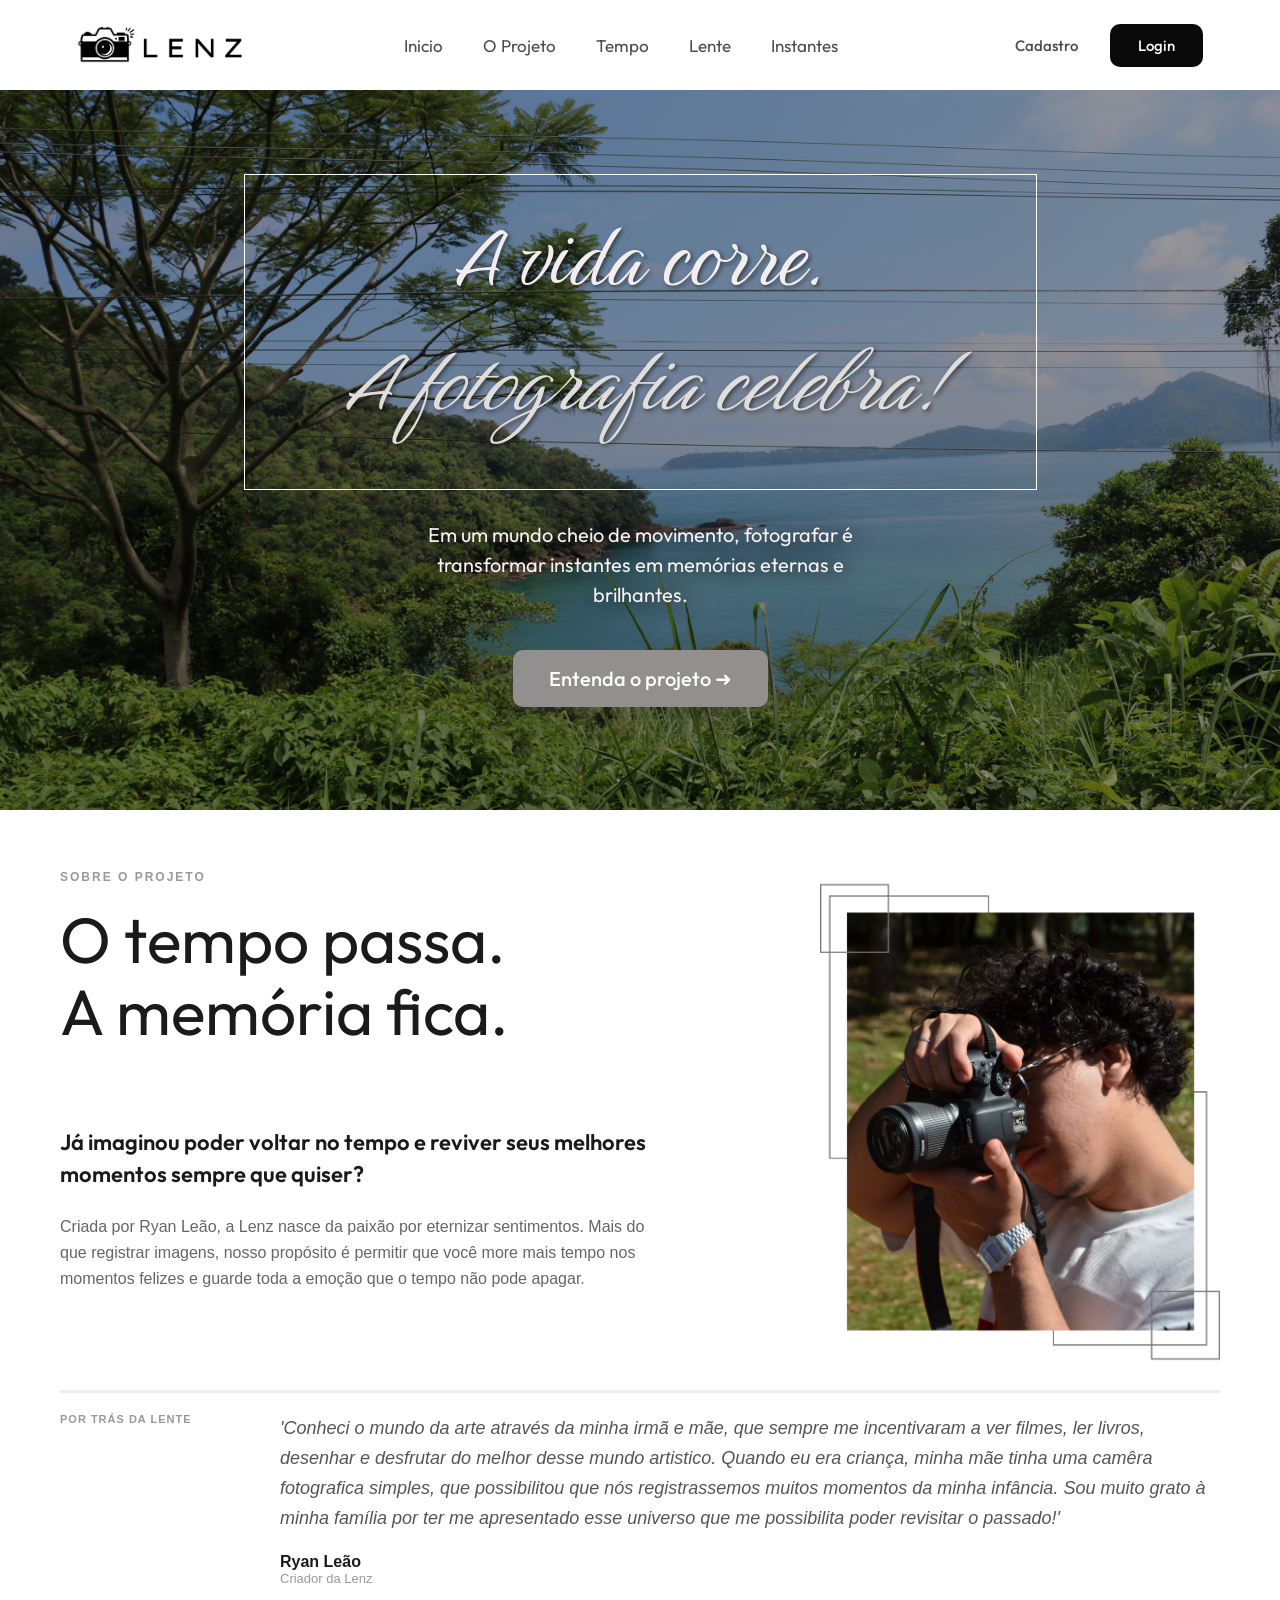
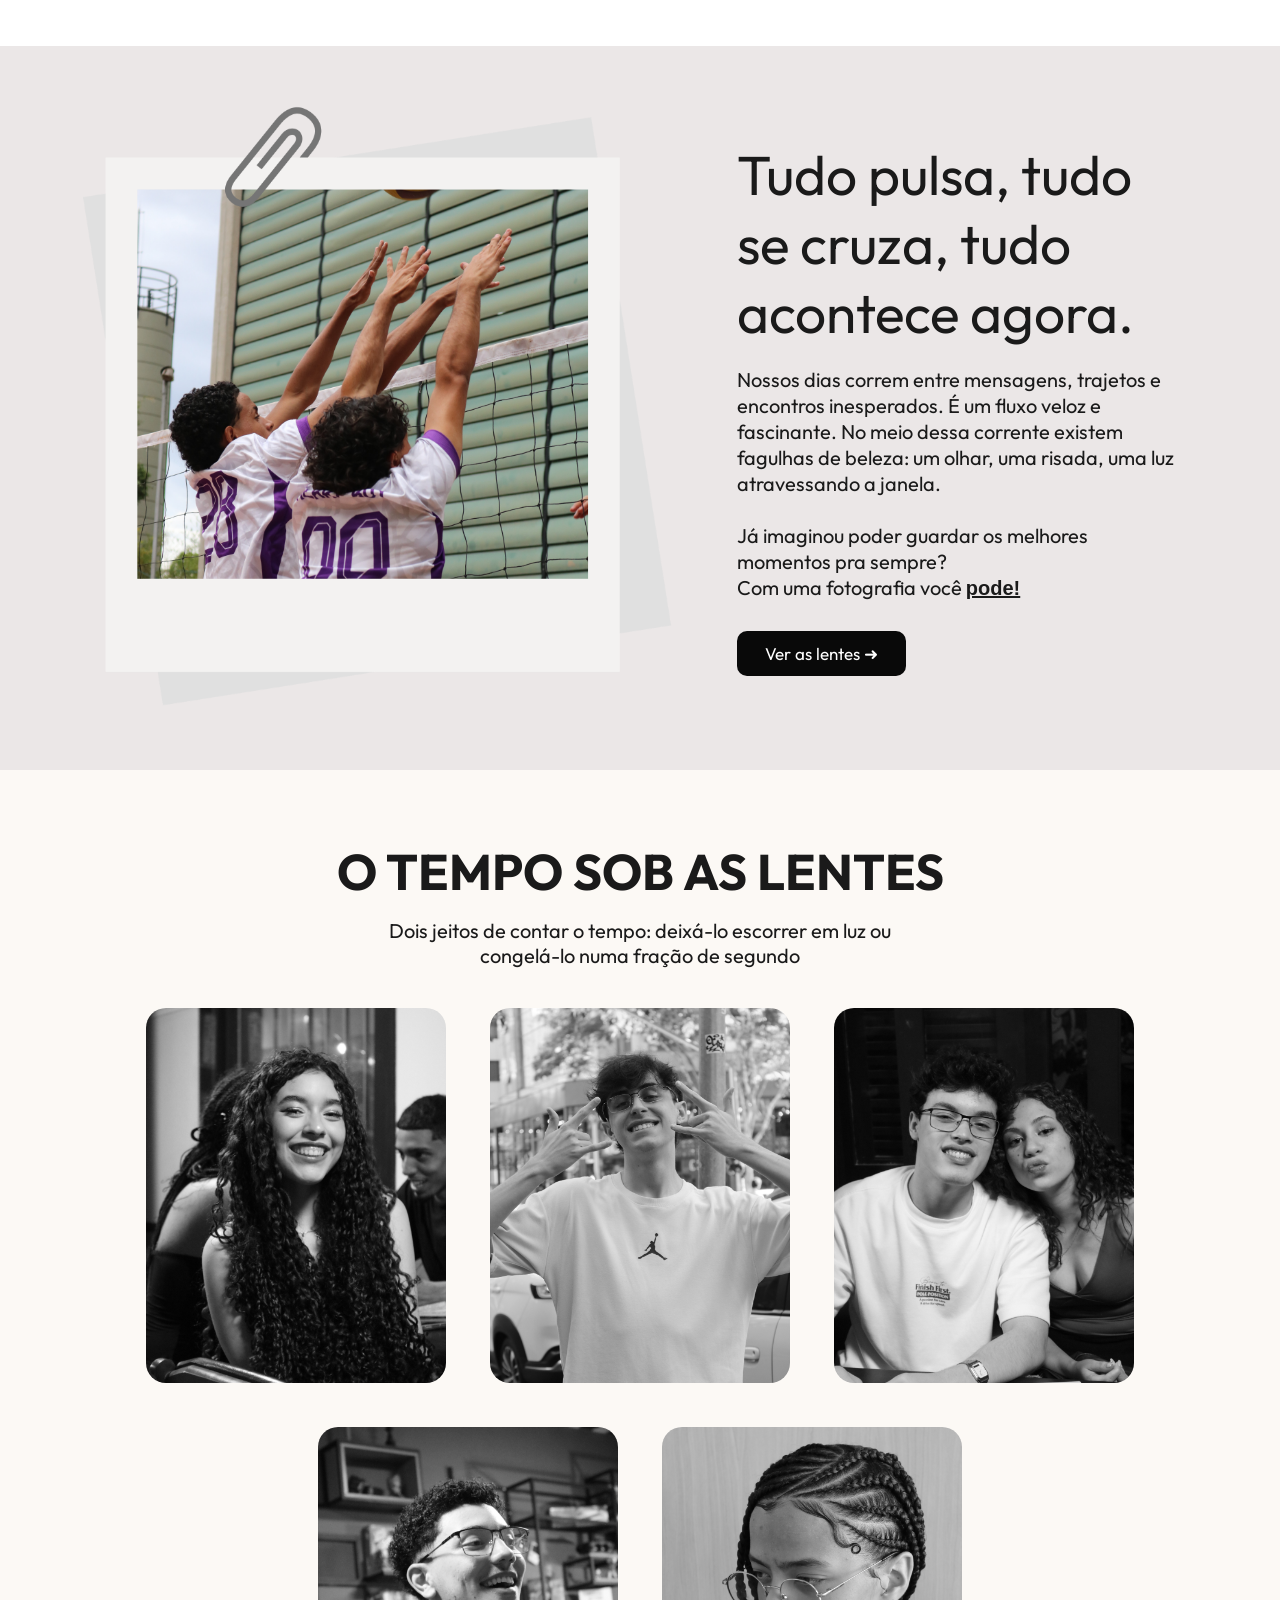
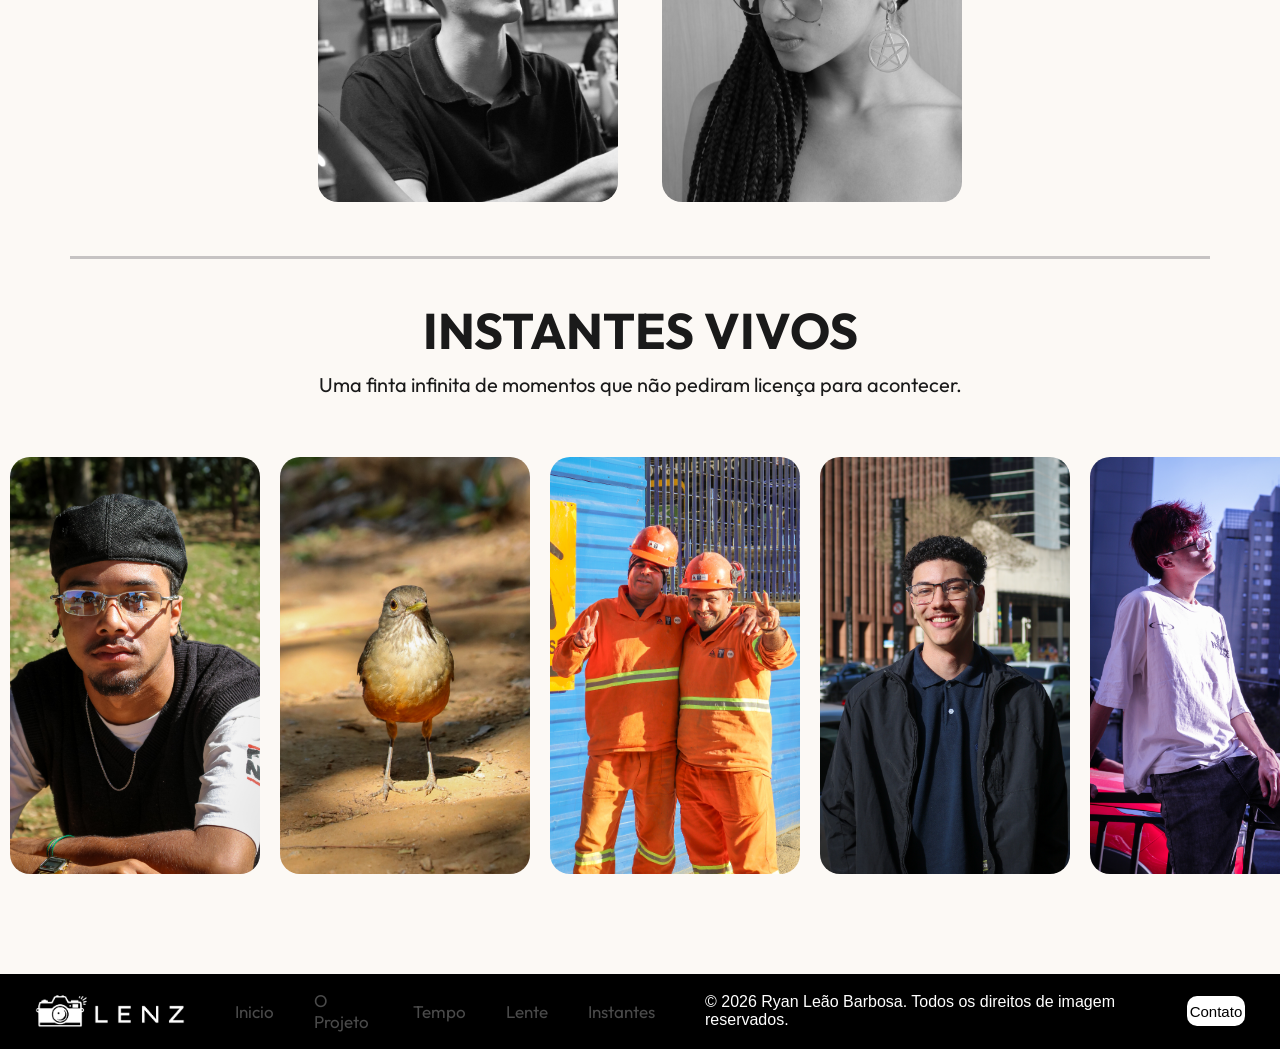
<file: public/index.html>
<!DOCTYPE html>
<html lang="pt-br">

<head>
    <meta charset="UTF-8">
    <meta name="viewport" content="width=device-width, initial-scale=1.0">
    <title>Landing Page</title>
    <link rel="stylesheet" href="css/style_index.css">
    <script src="./js/sessao.js"></script>
</head>

<body>
    <!--Barra de navegação-->
    <header class="nav_bar">

        <div class="logo">
            <img src="assets/LENZ.png" alt="Logotipo">
        </div>

        <nav class="navegacao">
            <ul>
                <li><a href="#hero">Inicio</a></li>
                <li><a href="#projeto">O Projeto</a></li>
                <li><a href="#tempo">Tempo</a></li>
                <li><a href="#lente">Lente</a></li>
                <li><a href="#instantes">Instantes</a></li>
            </ul>
        </nav>

        <div class="botoes">
            <a href="cadastro.html"><button class="cadastro">Cadastro</button></a>
            <a href="login.html"><button class="login">Login</button></a>
        </div>
    </header>

    <!--Primeira sessão -> Hero -->
    <section id="hero" class="hero">

        <!--Meio-->
        <div class="meio">
            <div class="moldura">
                <h1 class="titulo-principal">
                    A vida corre. <p> A fotografia celebra!</p>
                </h1>
            </div>
            <p class="descricao">Em um mundo cheio de movimento, fotografar é transformar instantes em memórias
                eternas e brilhantes.</p>
                <a href="#projeto"><button>Entenda o projeto ➜</button></a>
            
        </div>
    </section>

    <!--Segunda seção -> O Projeto -->
<section  id="projeto" class="projeto">
    <div class="projeto-container">
        
        <div class="projeto-header">
            <p class="tag-projeto">SOBRE O PROJETO</p>
            <h1 class="titulo-projeto">O tempo passa.<br>A memória fica.</h1>
        </div>

        <div class="projeto-texto">
            <h3 class="subtitulo-projeto">Já imaginou poder voltar no tempo e reviver seus melhores momentos sempre que quiser?</h3>
            <p class="paragrafo-projeto">Criada por Ryan Leão, a Lenz nasce da paixão por eternizar sentimentos. Mais do que registrar imagens, nosso propósito é permitir que você more mais tempo nos momentos felizes e guarde toda a emoção que o tempo não pode apagar.</p>
        </div>

        <div class="projeto-imagem">
            <img src="assets/teste.png" alt="Ryan Leão">
        </div>

        <div class="projeto-depoimento">
            <div class="depoimento-subtitulo">
                <p class="tag-depoimento">POR TRÁS DA LENTE</p>
            </div>
            <div class="depoimento-conteudo">
                <p class="texto-depoimento">
                    'Conheci o mundo da arte através da minha irmã e mãe, que sempre me incentivaram a ver filmes, ler livros, desenhar e desfrutar do melhor desse mundo artistico. 
                    Quando eu era criança, minha mãe tinha uma camêra fotografica simples, que possibilitou que nós registrassemos muitos momentos da minha infância.
                    Sou muito grato à minha família por ter me apresentado esse universo que me possibilita poder revisitar o passado!'
                </p>
                <div class="autor-depoimento">
                    <h2 class="nome-autor">Ryan Leão</h2>
                    <p class="cargo-autor">Criador da Lenz</p>
                </div>
            </div>
        </div>

    </div>
</section>

    <!--Terceira seção - Tempo -->
    <section id="tempo"  class="recursos">

        <div class="esquerda-recursos">
            <img src="assets/foto-hero.png" alt="foto_cenario">
        </div>

        <div class="direita-recursos">
            <h2 class="titulo-principal-cenario">
                Tudo pulsa, tudo se cruza, tudo acontece agora.
            </h2>
            <p class="descricao-cenario">
                Nossos dias correm entre mensagens, trajetos e encontros inesperados. É um fluxo veloz e fascinante.
                No meio dessa corrente existem fagulhas de beleza: um olhar, uma risada, uma luz atravessando a janela.
                <br><br>Já imaginou poder guardar os melhores momentos pra sempre? <br>Com uma fotografia você
                <b><u>pode!</u></b>
            </p>
           <a href="#lente"><button>Ver as lentes ➜</button></a> 
        </div>
        </div>
    </section>

    <!--Quarta seção -> Lente -->
    <section id="lente" class="lente">
        <div class="meio-lente">
            <h2 class="titulo-lente">O TEMPO SOB AS LENTES</h2>
            <p class="subtitulo-lente">
                Dois jeitos de contar o tempo: deixá-lo escorrer em luz ou <br>congelá-lo numa fração de segundo
            </p>
            <div class="imagens">
                <img src="assets/foto1-lente.JPG" alt="foto1">
                <img src="assets/foto2-lente.JPG" alt="foto2">
                <img src="assets/foto3-lente.JPG" alt="foto3">
                <img src="assets/foto4-lente.JPG" alt="foto4">
                <img src="assets/foto5-lente.JPG" alt="foto5">
            </div>
        </div>
    </section>
</body>

<!--Quinta seção -> instantes -->
<section id="instantes" class="instantes">

    <h2 class="titulo-instantes">INSTANTES VIVOS</h2>

    <p class="subtitulo-instantes">Uma finta infinita de momentos que não pediram licença para acontecer.</p>

    <div class="carrossel">

        <div class="carrossel-instantes">

            <img src="assets/foto_c1.jpeg" alt="foto_c1">
            <img src="assets/foto_c2.jpeg" alt="foto_c2">
            <img src="assets/foto_c3.jpeg" alt="foto_c3">
            <img src="assets/foto_c4.jpeg" alt="foto_c4">
            <img src="assets/foto_c5.jpeg" alt="foto_c5">
            <img src="assets/foto_c6.jpeg" alt="foto_c6">

            <img src="assets/foto_c1.jpeg" alt="foto_c1">
            <img src="assets/foto_c2.jpeg" alt="foto_c2">
            <img src="assets/foto_c3.jpeg" alt="foto_c3">
            <img src="assets/foto_c4.jpeg" alt="foto_c4">
            <img src="assets/foto_c5.jpeg" alt="foto_c5">
            <img src="assets/foto_c6.jpeg" alt="foto_c6">


        </div>
    </div>
</section>

<!--Rodapé da página-->
<footer class="rodape">
    <div class="logo-rodape">
        <img src="assets/LENZ.png" alt="logo">
    </div>

        <nav class="navegacao">
            <ul>
                <li><a href="#hero">Inicio</a></li>
                <li><a href="#projeto">O Projeto</a></li>
                <li><a href="#tempo">Tempo</a></li>
                <li><a href="#lente">Lente</a></li>
                <li><a href="#instantes">Instantes</a></li>
            </ul>
        </nav>

    <p id="direitos">© 2026 Ryan Leão Barbosa. Todos os direitos de imagem reservados.</p>

    <button class="bot_rod">Contato</button>
</footer>

</html>
</file>
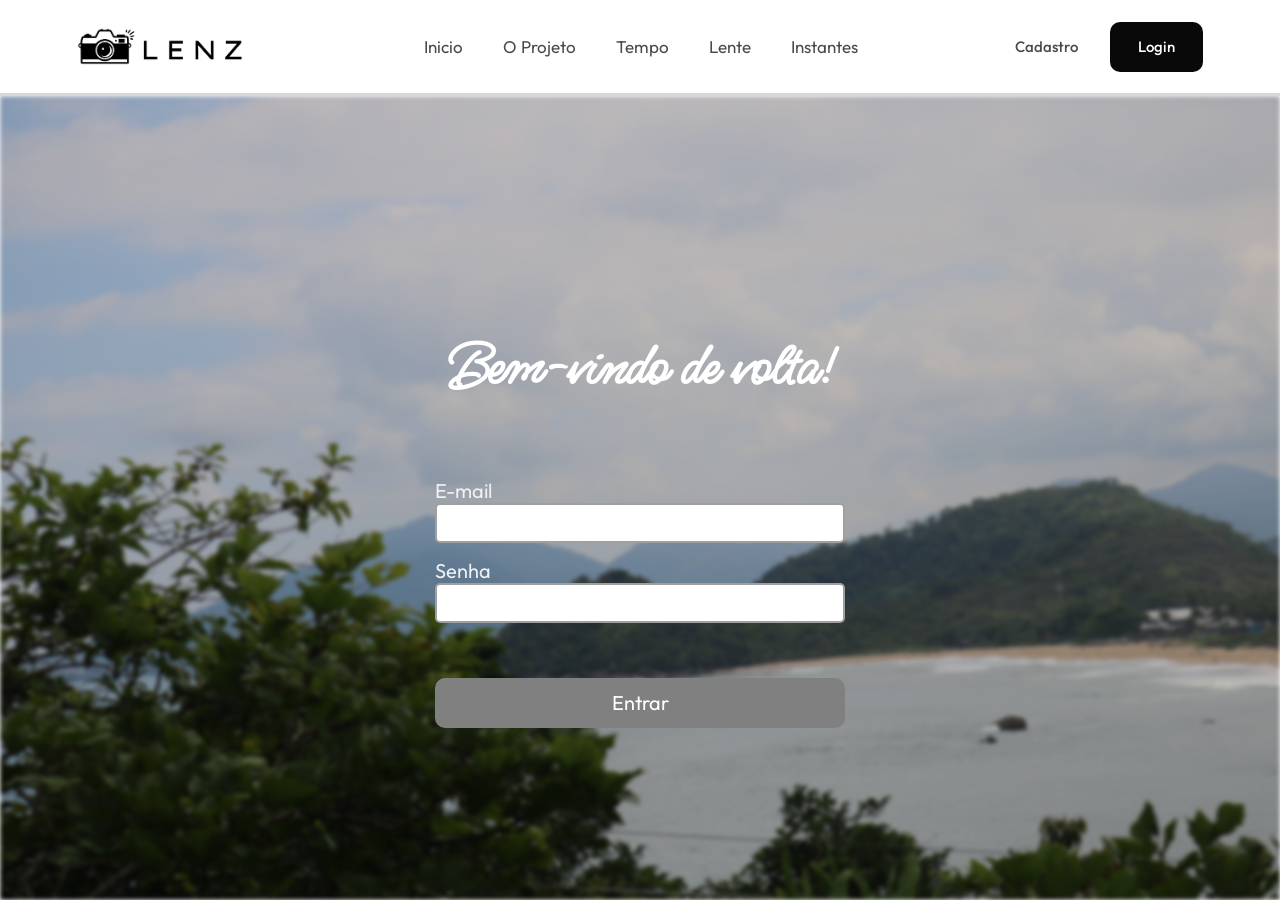
<file: public/login.html>
<!DOCTYPE html>
<html lang="pt-br">

<head>
    <meta charset="UTF-8">
    <meta name="viewport" content="width=device-width, initial-scale=1.0">
    <title>Login</title>
    <link rel="stylesheet" href="css/style_login.css">
    <script src="./js/sessao.js"></script>
</head>

<body>
    <div class="boxPai">
        <header class="nav_bar">

            <div class="logo">
                <img src="assets/LENZ.png" alt="Logotipo">
            </div>

            <nav class="navegacao">
                <ul>
                    <li><a href="index.html">Inicio</a></li>
                    <li><a href="#projeto">O Projeto</a></li>
                    <li><a href="#tempo">Tempo</a></li>
                    <li><a href="#lente">Lente</a></li>
                    <li><a href="#instantes">Instantes</a></li>
                </ul>
            </nav>

            <div class="botoes">
                <a href="cadastro.html"><button class="cadastro">Cadastro</button></a>
                <a href="login.html"><button class="login">Login</button></a>
            </div>
        </header>
        <div class="container">

            <div class="painel-direito">
                <div class="formulario">
                    <p class="bem_vindo">Bem-vindo de volta!</p>

                    <p class="campos">E-mail</p>
                    <input type="text" id="email_ipt" class="campos_input">

                    <p class="campos">Senha</p>
                    <input type="password" id="senha_ipt" class="campos_input">

                    <div id="login_efetuado"></div>
                    <div id="login_negado"></div>
                    <button class="botao_entrar" onclick="entrar()">Entrar</button>
                </div>
            </div>
        </div>
    </div>
</body>

</html>

<script>

    let tentativas = 3

    function entrar() {
        let senha = senha_ipt.value
        let email = email_ipt.value

        if (tentativas <= 0) {
            alert(`Acesso bloqueado!`)
            login_negado.innerHTML = `Login bloqueado!`
            return false;
        }

        let valores = [email, senha];
        let mensagens = [`Insira um e-mail no campo E-MAIL!`, `Insira uma senha no campo SENHA!`];

        for (let i = 0; i < valores.length; i++) {
            if (valores[i].length == 0) {
                alert(mensagens[i]);
                return;
            }
        }
        if (!email.includes("@")) {
            alert(`Seu E-MAIL precisa conter "@"!`)
            return
        };
        console.log("FORM LOGIN: ", email);
        console.log("FORM SENHA: ", senha);

        fetch("/usuarios/autenticar", {
            method: "POST",
            headers: {
                "Content-Type": "application/json"
            },
            body: JSON.stringify({
                emailServer: email,
                senhaServer: senha
            })
        }).then(function (resposta) {
            console.log("ESTOU NO THEN DO entrar()!")

            if (resposta.ok) {
                console.log(resposta);

                resposta.json().then(json => {
                    console.log(json);
                    console.log(JSON.stringify(json));
                    sessionStorage.EMAIL_USUARIO = json.email;
                    sessionStorage.NOME_USUARIO = json.nome;
                    sessionStorage.ID_USUARIO = json.id;

                    login_efetuado.innerHTML = `Login efetuado com sucesso!`
                    tentativas = 3

                    window.location.href = "../dashboard/inicio.html";
                });

            } else {
                console.log("Houve um erro ao tentar realizar o login!");
                tentativas--

                if (tentativas == 0) {
                    alert(`Acesso bloqueado! Você esgotou suas tentativas.`)
                    login_negado.innerHTML = `Login bloqueado!`
                }
                else {
                    alert(`Senha incorreta! Restam ${tentativas} tentativas.`)
                }
            resposta.text().then(texto => {
                console.error(texto);
                finalizarAguardar(texto);
            });
            }

        }).catch(function (erro) {
            console.log(erro);
        })

        return false;
    }

    function sumirMensagem() {
        cardErro.style.display = "none"
    }

</script>
</file>
<file: public/css/style_index.css>
@import url('https://fonts.googleapis.com/css2?family=Ms+Madi&family=Outfit:wght@100..900&display=swap');
@import url('https://fonts.googleapis.com/css2?family=Birthstone&display=swap');

html {
  scroll-behavior: smooth;
}

* {
  margin: 0;
  padding: 0;
  box-sizing: border-box;
  font-family: 'Inter', sans-serif;
}

body {
  background-color: #fcf9f5;
  color: #1a1a1a; 
  overflow-x: hidden;
}

.nav_bar {
  display: flex;
  justify-content: space-between;
  align-items: center;           
  padding: 20px 6%;
  background-color: #ffffff;
}

.logo img {
  height: 50px;
  width: auto;
  display: block;
}

.navegacao ul {
  display: flex;
  align-items: center;
  list-style: none; 
  gap: 40px;       
}

.navegacao ul li a {
  text-decoration: none;
  color: #4a4a4a;
  font-size: 17px;
  font-weight: 400;
  font-family: outfit;
}

.botoes {
  display: flex;
  align-items: center;
  gap: 16px;
}

.botoes button {
  font-size: 5px;
  font-weight: 500;
  cursor: pointer;
  transition: all 0.2s ease;
}

.hero {
  min-height: 80vh;
  display: flex;
  align-items: center;
  justify-content: center;
  gap: 40px;
  padding: 60px 6% 80px 6%;
  max-width: 1400px;
  margin: 0 auto;
  background-image: linear-gradient(rgba(0, 0, 0, 0.4), rgba(0, 0, 0, 0.4)), url('../assets/img-paisagem.JPG');
  background-repeat: no-repeat;
  background-size: cover;
  background-position: center;
}

.meio {
  max-width: 550px;
  display: flex;
  align-items: center;
  justify-content: center;
  flex-direction: column;
}

.titulo-principal {
  font-family: Birthstone;
  font-size: 100px;
  font-weight: 400;
  line-height: 1.25;
  color: #f4eded;
  margin-bottom: 24px;
  text-align: center;
  text-shadow: 2px 2px 4px rgba(0, 0, 0, 0.5);
}

.titulo-principal p {
  color: #e1dddb;
  font-style: italic;
  font-family: inherit;
  text-shadow: 2px 2px 4px rgba(0, 0, 0, 0.5);
  font-weight: 500;
}

.moldura {
  border: 1px solid #ffffff; 
  padding: 20px 100px; 
  margin-bottom: 30px; 
  text-align: center;
  width: max-content;
}

.descricao {
  font-size: 20px;
  line-height: 1.5;
  color: #f7f1f1;
  margin-bottom: 40px;
  max-width: 500px;
  text-align: center;
  text-shadow: 0 0 20px rgba(0, 0, 0, 0.9);
  font-family: outfit;
}

.meio button { 
  background-color: #938f8f;
  color: #ffffff;
  border: none;
  padding: 16px 36px;
  border-radius: 10px;
  font-size: 20px;
  font-weight: 500;
  cursor: pointer;
  box-shadow: 0 10px 20px rgba(98, 97, 97, 0.2);
  font-family: outfit;
}

.meio button:hover {
  background-color: #d1cbca;
}


.botoes button {
  font-size: 15px;
  font-weight: 500;
  cursor: pointer;
}

.cadastro {
  background: none;
  border: none;
  color: #4a4a4a;
  padding: 12px 16px;
  font-family: outfit;
}

.login {
  background-color: #090909;
  color: #ffffff;
  border: none;
  padding: 12px 28px;
  border-radius: 10px;
  font-family: outfit;
}

.recursos {
  display: flex;
  align-items: center;
  justify-content: space-between;
  gap: 60px;
  padding: 60px 6%;
  padding-right: 100px;
  max-width: 1400px;
  margin: 0 auto;
  background-color: #ebe7e7;
}

.esquerda-recursos {
  flex: 1;
}

.esquerda-recursos img{
  width: 600px;
}


.direita-recursos {
  max-width: 700px;
}

.titulo-principal-cenario{
  font-size: 55px;
  font-weight: 400;
  font-family: outfit;
}

.descricao-cenario{
  margin-top: 20px;
  margin-bottom: 30px;
  margin-left: 0px;
  margin-right: 0px;
  line-height: 1.3;
  font-family: outfit;
  font-size: 20px;
}

.recursos button{
  background-color: #090909;
  color: #ffffff;
  border: none;
  padding: 12px 28px;
  border-radius: 10px;
  font-size: 17px;
  font-family: outfit;
}

.lente{
  display: flex;
  justify-content: center;
  align-items: center;
  text-align: center;
  padding: 70px;
  padding-bottom: 40px;
}

.titulo-lente{
  font-size: 50px;
  margin-bottom: 15px;
  font-family: outfit;
}

.subtitulo-lente{
  font-size: 20px;
  margin-bottom: 20px;
  font-family: outfit;
}

.imagens img{
  width: 300px;
  border-radius: 20px;
  margin: 20px;
  filter: grayscale(100%);
  transition: filter 0.4s ease;
  aspect-ratio: 4/5;
  object-fit: cover;
}

.imagens{
max-width: 1200px;
padding-bottom: 30px;
border-bottom: 3px solid #c6c3c3;
}

.imagens img:hover{
  filter: grayscale(0%)
}
.instantes{
  margin-bottom: 100px;
}
.carrossel-instantes img{
  width: 250px;
  margin: 0 10px;
  border-radius: 20px;
  aspect-ratio: 3/5;
  object-fit: cover;
  object-position: top;
}

.carrossel-instantes{
  align-items: center;
  display: flex;
  flex-direction: row;
  animation: rolagem-infinita 30s linear infinite;
  width: max-content;
}
.carrossel-instantes:hover{
  animation-play-state: paused;
}
.titulo-instantes{
  font-size: 50px;
  text-align: center;
  margin-bottom: 10px;
  font-family: Outfit;
}

.subtitulo-instantes{
  font-size: 20px;
  text-align: center;
  margin-bottom: 60px;
  font-family: Outfit;
}
.carrossel{
  overflow: hidden;
  width: 100%;
}
@keyframes rolagem-infinita {
  0%{
    transform: translateX(0);
  }
  100%{
    transform: translateX(-50%);
  }
}

.rodape{
  background-color: black;
  padding:15px;
  display: flex;
  align-items: center;
}

.rodape img{
  margin-left: 20px;
  margin-right: 50px;
  width: 150px;
  filter: invert(100%);
  display: block;
}

.nav_rodape{
  margin-left: 100px;
  align-items: center;
  justify-content: center;
  display: flex;
}
.nav_rodape ul {
  display: flex;
  list-style: none; 
  gap: 100px;       
}

.nav_rodape ul li a {
  text-decoration: none;
  color: #4a4a4a;
  font-size: 15px;
  font-weight: 500;
}
.explorar{
  font-size: 15px;
  color: #ffffff;
}

.bot_rod{
  width: 60px;
  height: 30px;
  font-size: 15px;
  border: none;
  border-radius: 10px;
  background-color: white;
  color: black;
  margin-left: auto;
  margin-right: 20px;
}


.rodape button{
   align-items: flex-end;
  justify-content: flex-end;
}

.p {
  font-weight: 800;
  text-decoration: underline;
}

.projeto {
    padding: 60px;
    background-color: #ffffff;
    font-family: 'Inter', sans-serif;
    display: flex;
    justify-content: center;
}

.projeto-container {
    display: grid;
    grid-template-columns: 55% 45%;
    max-width: 1200px;
    width: 100%;
}

.projeto-header {
    grid-column: 1;
    display: flex;
    flex-direction: column;
    gap: 20px;
}

.tag-projeto {
    font-size: 12px;
    color: #999999;
    letter-spacing: 2px;
    font-weight: 600;
    margin: 0;
}

.titulo-projeto {
    font-size: 64px;
    color: #1a1a1a;
    line-height: 72px;
    font-weight: 400;
    margin: 0px;
    font-family: outfit;
}

.projeto-texto {
    grid-column: 1;
    display: flex;
    flex-direction: column;
    gap: 24px;
    padding-right: 40px;
    
}

.subtitulo-projeto {
    font-size: 22px;
    color: #1a1a1a;
    line-height: 32px;
    font-weight: 600;
    margin: 0;
    font-family: outfit;
}

.paragrafo-projeto {
    font-size: 16px;
    color: #666666;
    line-height: 26px;
    margin: 0;
}

.projeto-imagem {
    grid-column: 2;
    grid-row: 1 / span 2;
    display: flex;
    justify-content: flex-end;
    align-items: flex-start;
}

.projeto-imagem img {
    width: 100%;
    max-width: 400px;
    height: auto;
    object-fit: cover;
    display: block;
    aspect-ratio: 4/5;
}

.projeto-depoimento {
    grid-column: 1 / span 2;
    margin-top: 20px;
    padding-top: 20px;
    border-top: 3px solid #eeeeee;
    display: grid;
    grid-template-columns: 200px 1fr;
    gap: 20px;
}

.depoimento-subtitulo {
    display: flex;
    flex-direction: column;
    gap: 10px;
}

.tag-depoimento {
    font-size: 11px;
    color: #999999;
    letter-spacing: 1px;
    font-weight: 700;
    margin: 0;
}

.depoimento-conteudo {
    display: flex;
    flex-direction: column;
    gap: 20px;
}

.texto-depoimento {
    font-size: 18px;
    color: #555555;
    line-height: 30px;
    font-style: italic;
    margin: 0;
}

.autor-depoimento {
    display: flex;
    flex-direction: column;
}

.nome-autor {
    font-size: 16px;
    color: #1a1a1a;
    font-weight: 700;
    margin: 0;
}

.cargo-autor {
    font-size: 13px;
    color: #999999;
    margin: 0;
}

.rodape p{
  color: white;
  margin-left: 50px;
}
</file>
<file: public/css/style_login.css>
@import url('https://fonts.googleapis.com/css2?family=Inter:ital,opsz,wght@0,14..32,100..900;1,14..32,100..900&family=Junge&family=Ledger&display=swap');
@import url('https://fonts.googleapis.com/css2?family=Ms+Madi&family=Outfit:wght@100..900&display=swap');
@import url('https://fonts.googleapis.com/css2?family=Birthstone&display=swap');

* {
    box-sizing: border-box;
}
body{
    margin: 0;
}
.container {
    margin: 0;
    width: 100%;
    min-height: 100%;
    display: flex;
    flex-direction: column;
    justify-content: flex-start; 
    align-items: center;
    position: relative;
    overflow: hidden;
}

.container::before {
    content: "";
    position: absolute;
    top: 0;
    left: 0;
    width: 100%;
    height: 100%;
    z-index: -1;
    background-image: url('../assets/tst3.jpeg');
    background-size: cover;
    background-position: center;
    background-repeat: no-repeat;
    filter: blur(2px) brightness(80%);
    
}
.nav_bar {
  display: flex;
  justify-content: space-between;
  align-items: center;           
  padding: 20px 6%;
  background-color: #ffffff;
  border-bottom: 3px solid #d9d8d8;
}

.logo img {
  height: 50px;
  width: auto;
  display: block;
}

.navegacao ul {
  display: flex;
  align-items: center;
  list-style: none; 
  gap: 40px;       
}

.navegacao ul li a {
  text-decoration: none;
  color: #4a4a4a;
  font-size: 17px;
  font-weight: 400;
  font-family: outfit;
}

.botoes {
  display: flex;
  align-items: center;
  gap: 16px;
}

.botoes button {
  font-size: 5px;
  font-weight: 500;
  font-family: outfit;
  cursor: pointer;
  transition: all 0.2s ease;
}

body {
  background-color: #ffffff;
  color: #1a1a1a;
  overflow-x: hidden;
}

.painel-direito {
    width: 100%;
    max-width: 450px; 
    display: flex;
    justify-content: center;
    align-items: center;
    padding: 20px;
}

.formulario {
    width: 100%;
    display: flex;
    flex-direction: column;
    margin: 0 auto;
    color: #1a1a1a;
}


.campos {
    font-family: Outfit;
    margin: 0px;
    font-weight: 400;
    color: #eef1f4;
    font-size: 20px;
}

.bem_vindo {
    font-family: Ms Madi;
    font-size: 60px;
    font-weight: 600;
    color: #ffffff;
    text-align: center;
    margin-bottom: 70px;
}
.botoes button {
  font-size: 15px;
  font-weight: 500;
  cursor: pointer;
}

.cadastro {
  background: none;
  border: none;
  color: #4a4a4a;
  padding: 12px 16px;
  font-family: outfit;
}

.login {
  background-color: #090909;
  color: #ffffff;
  border: none;
  padding: 12px 28px;
  border-radius: 10px;
  font-family: outfit;
}

.botao_entrar{
    background-color: #063354;
    border: none;
    background-color: grey;
    border-radius: 10px;
    font-family: outfit;
    font-size: 20px;
    margin-top: 40px;
    margin-bottom: 0px;
    color: white;
}

.botao_entrar a {
    text-decoration: none;
    color: #ffffff;
}

input  {
    border-style: solid;
    border-color: #9f9f9f;
    width: 100%;
    height: 40px;
    border-radius: 5px;
    margin-bottom: 15px;
}


button {
    width: 100%;  
    height: 50px;
    cursor:pointer;
}

#login_efetuado {
    color: #03a526;
    font-family: Inter;
    font: 800;
    text-decoration: underline;
    font-size: 20px;
}

#login_negado {
    color: #a50303;
    font-family: Inter;
    font: 800;
    text-decoration: underline;
    font-size: 20px;
}

.boxPai {
min-height: 100vh;
    display: flex;
    flex-direction: column;
    justify-content: flex-start;
    align-items: stretch;
}

.container {
flex: 1;
    display: flex;
    justify-content: center; 
    align-items: center;    
    width: 100%;
}

.painel-esquerdo,
.painel-direito {
    height: 100%;
    min-height: 0;
}
</file>
